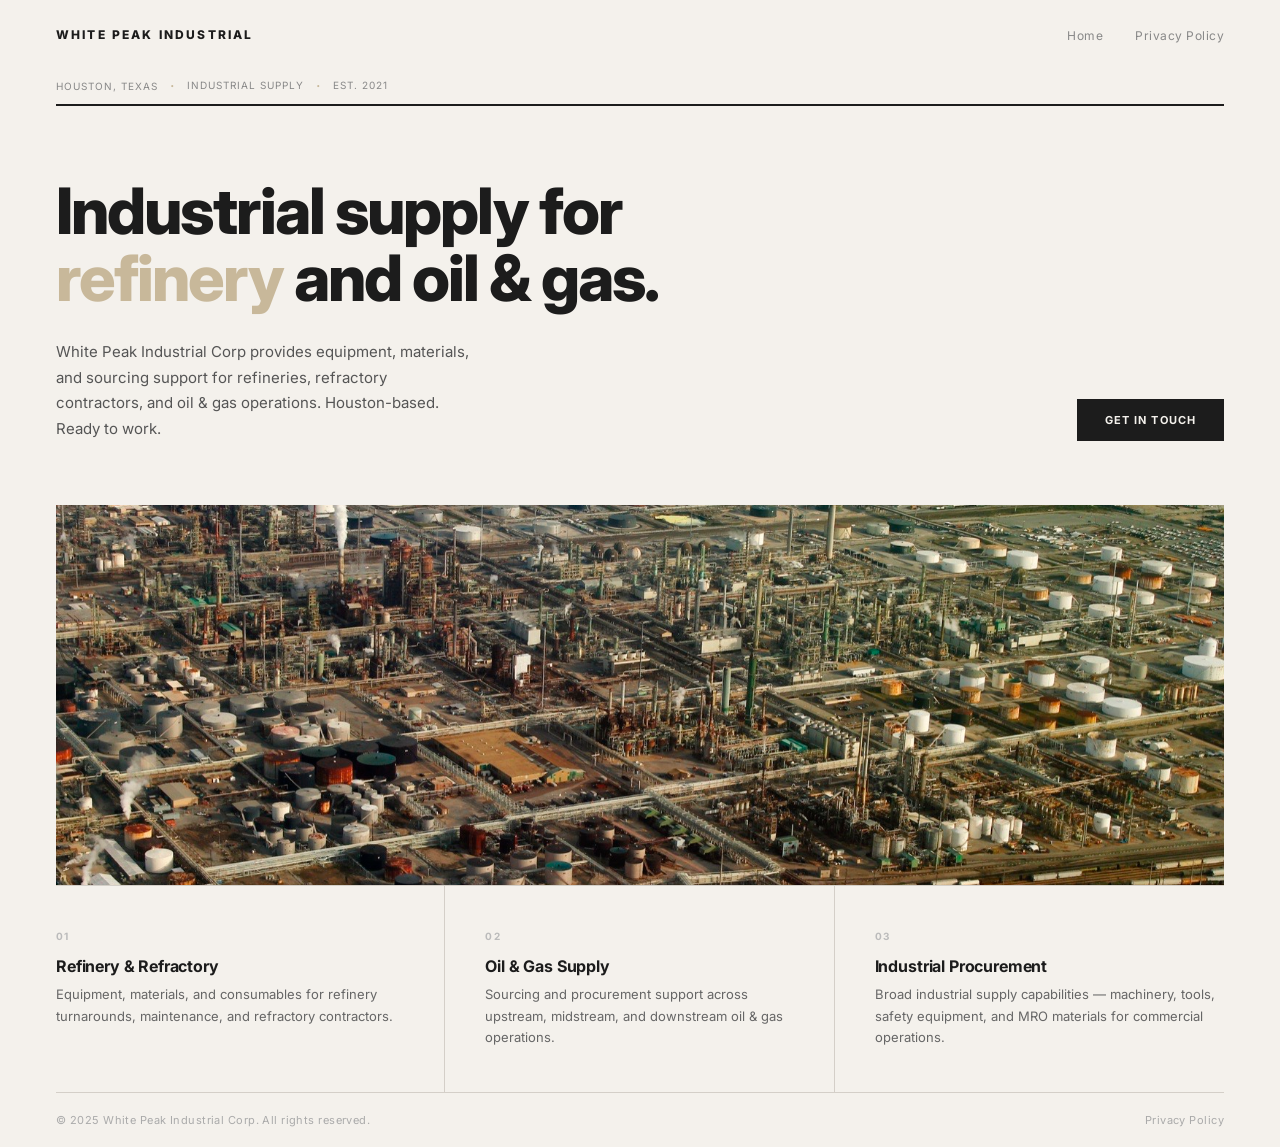
<file: index.html>
<!DOCTYPE html>
<html lang="en">
<head>
  <meta charset="UTF-8">
  <meta name="viewport" content="width=device-width, initial-scale=1.0">
  <title>White Peak Industrial Corp — Houston, Texas</title>
  <meta name="description" content="White Peak Industrial Corp provides equipment, materials, and sourcing support for refineries, refractory contractors, and oil &amp; gas operations. Houston-based.">
  <link rel="icon" href="/favicon.svg">
  <link rel="stylesheet" href="https://fonts.bunny.net/css?family=inter:400,700,800&display=swap">
  <link rel="stylesheet" href="/styles.css">
</head>
<body>

<nav>
  <a class="logo" href="/">White Peak Industrial</a>
  <ul>
    <li><a href="/">Home</a></li>
    <li><a href="/privacy.html">Privacy Policy</a></li>
  </ul>
</nav>

<section class="credentials">
  <span>Houston, Texas</span>
  <span>Industrial Supply</span>
  <span>Est. 2021</span>
</section>

<section class="hero">
  <h1>Industrial supply for<br><span class="accent">refinery</span> and oil &amp; gas.</h1>
  <div class="hero-body">
    <p class="hero-sub">White Peak Industrial Corp provides equipment, materials, and sourcing support for refineries, refractory contractors, and oil &amp; gas operations. Houston-based. Ready to work.</p>
    <a href="mailto:info@whitepeakindustrial.com" class="cta">Get in Touch</a>
  </div>
</section>

<div class="site-photo">
  <img src="/images/refinery.jpg" alt="Aerial view of oil refinery" width="1600" height="1067">
</div>

<section class="capabilities">
  <div class="cap">
    <div class="cap-label">01</div>
    <h3>Refinery &amp; Refractory</h3>
    <p>Equipment, materials, and consumables for refinery turnarounds, maintenance, and refractory contractors.</p>
  </div>
  <div class="cap">
    <div class="cap-label">02</div>
    <h3>Oil &amp; Gas Supply</h3>
    <p>Sourcing and procurement support across upstream, midstream, and downstream oil &amp; gas operations.</p>
  </div>
  <div class="cap">
    <div class="cap-label">03</div>
    <h3>Industrial Procurement</h3>
    <p>Broad industrial supply capabilities — machinery, tools, safety equipment, and MRO materials for commercial operations.</p>
  </div>
</section>

<footer>
  <p>© 2025 White Peak Industrial Corp. All rights reserved.</p>
  <a href="/privacy.html">Privacy Policy</a>
</footer>

</body>
</html>
</file>
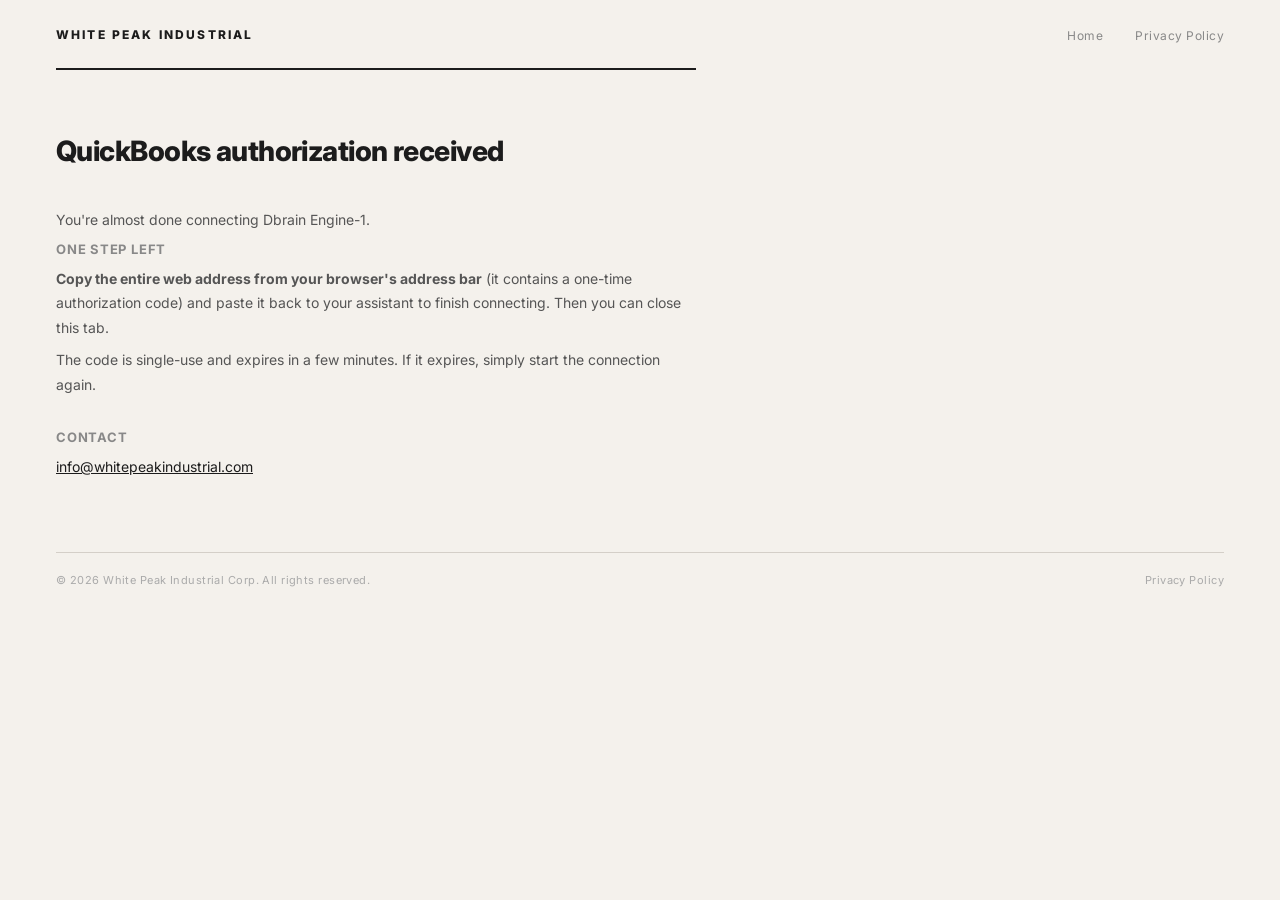
<file: engine1-callback.html>
<!DOCTYPE html>
<html lang="en">
<head>
  <meta charset="UTF-8">
  <meta name="viewport" content="width=device-width, initial-scale=1.0">
  <title>QuickBooks Authorization — White Peak Industrial Corp</title>
  <link rel="icon" href="/favicon.svg">
  <link rel="stylesheet" href="https://fonts.bunny.net/css?family=inter:400,700,800&display=swap">
  <link rel="stylesheet" href="/styles.css">
</head>
<body>

<nav>
  <a class="logo" href="/">White Peak Industrial</a>
  <ul>
    <li><a href="/">Home</a></li>
    <li><a href="/privacy.html">Privacy Policy</a></li>
  </ul>
</nav>

<section class="privacy-content">
  <h2>QuickBooks authorization received</h2>
  <p>You're almost done connecting Dbrain Engine-1.</p>
  <h3>One step left</h3>
  <p><strong>Copy the entire web address from your browser's address bar</strong>
  (it contains a one-time authorization code) and paste it back to your assistant
  to finish connecting. Then you can close this tab.</p>
  <p>The code is single-use and expires in a few minutes. If it expires, simply
  start the connection again.</p>
  <h3>Contact</h3>
  <p><a href="mailto:info@whitepeakindustrial.com">info@whitepeakindustrial.com</a></p>
</section>

<footer>
  <p>© 2026 White Peak Industrial Corp. All rights reserved.</p>
  <a href="/privacy.html">Privacy Policy</a>
</footer>

</body>
</html>
</file>
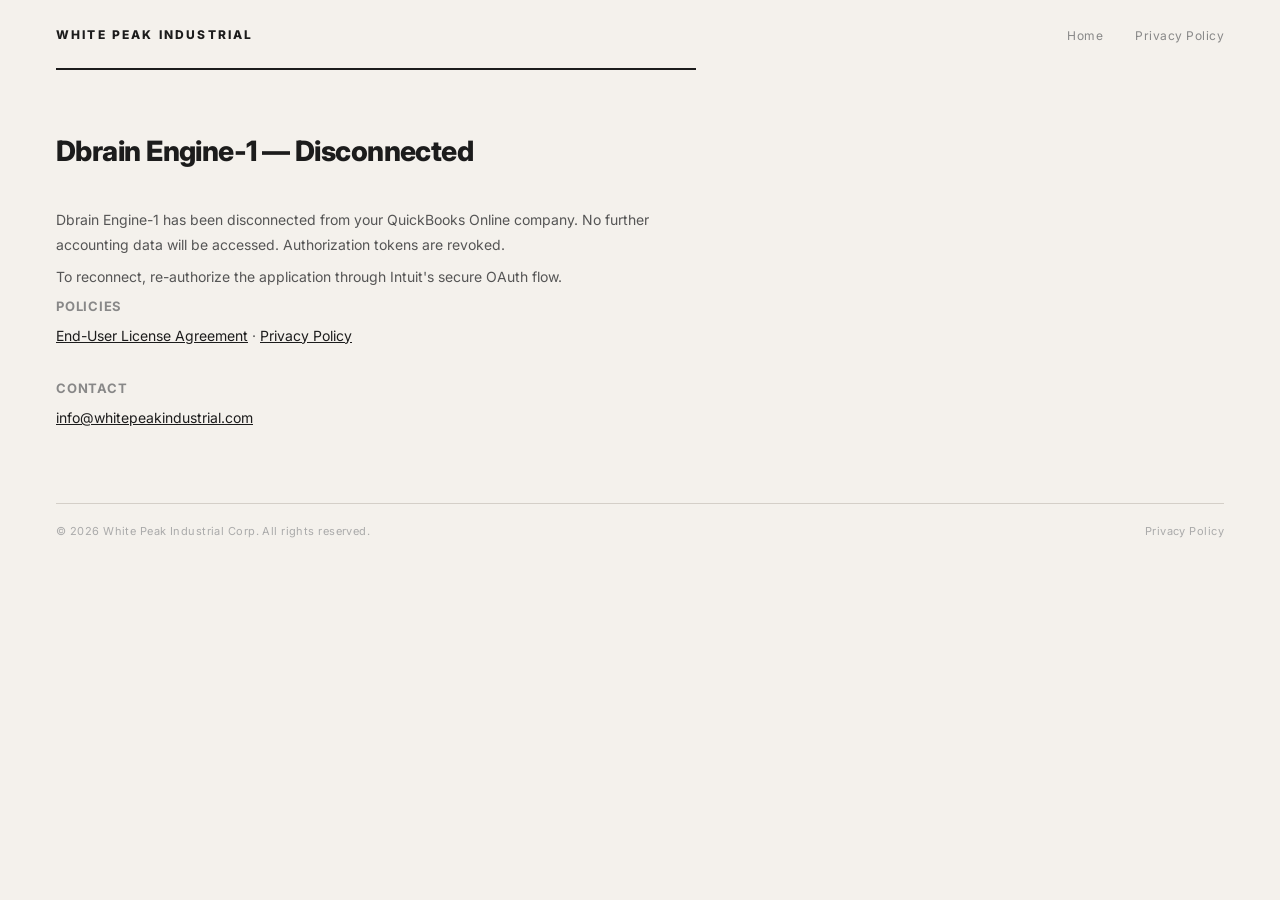
<file: engine1-disconnect.html>
<!DOCTYPE html>
<html lang="en">
<head>
  <meta charset="UTF-8">
  <meta name="viewport" content="width=device-width, initial-scale=1.0">
  <title>Dbrain Engine-1 Disconnected — White Peak Industrial Corp</title>
  <link rel="icon" href="/favicon.svg">
  <link rel="stylesheet" href="https://fonts.bunny.net/css?family=inter:400,700,800&display=swap">
  <link rel="stylesheet" href="/styles.css">
</head>
<body>

<nav>
  <a class="logo" href="/">White Peak Industrial</a>
  <ul>
    <li><a href="/">Home</a></li>
    <li><a href="/privacy.html">Privacy Policy</a></li>
  </ul>
</nav>

<section class="privacy-content">
  <h2>Dbrain Engine-1 — Disconnected</h2>
  <p>Dbrain Engine-1 has been disconnected from your QuickBooks Online company.
  No further accounting data will be accessed. Authorization tokens are revoked.</p>

  <p>To reconnect, re-authorize the application through Intuit's secure OAuth flow.</p>

  <h3>Policies</h3>
  <p><a href="/engine1-eula">End-User License Agreement</a> &middot;
  <a href="/engine1-privacy">Privacy Policy</a></p>

  <h3>Contact</h3>
  <p><a href="mailto:info@whitepeakindustrial.com">info@whitepeakindustrial.com</a></p>
</section>

<footer>
  <p>© 2026 White Peak Industrial Corp. All rights reserved.</p>
  <a href="/privacy.html">Privacy Policy</a>
</footer>

</body>
</html>
</file>
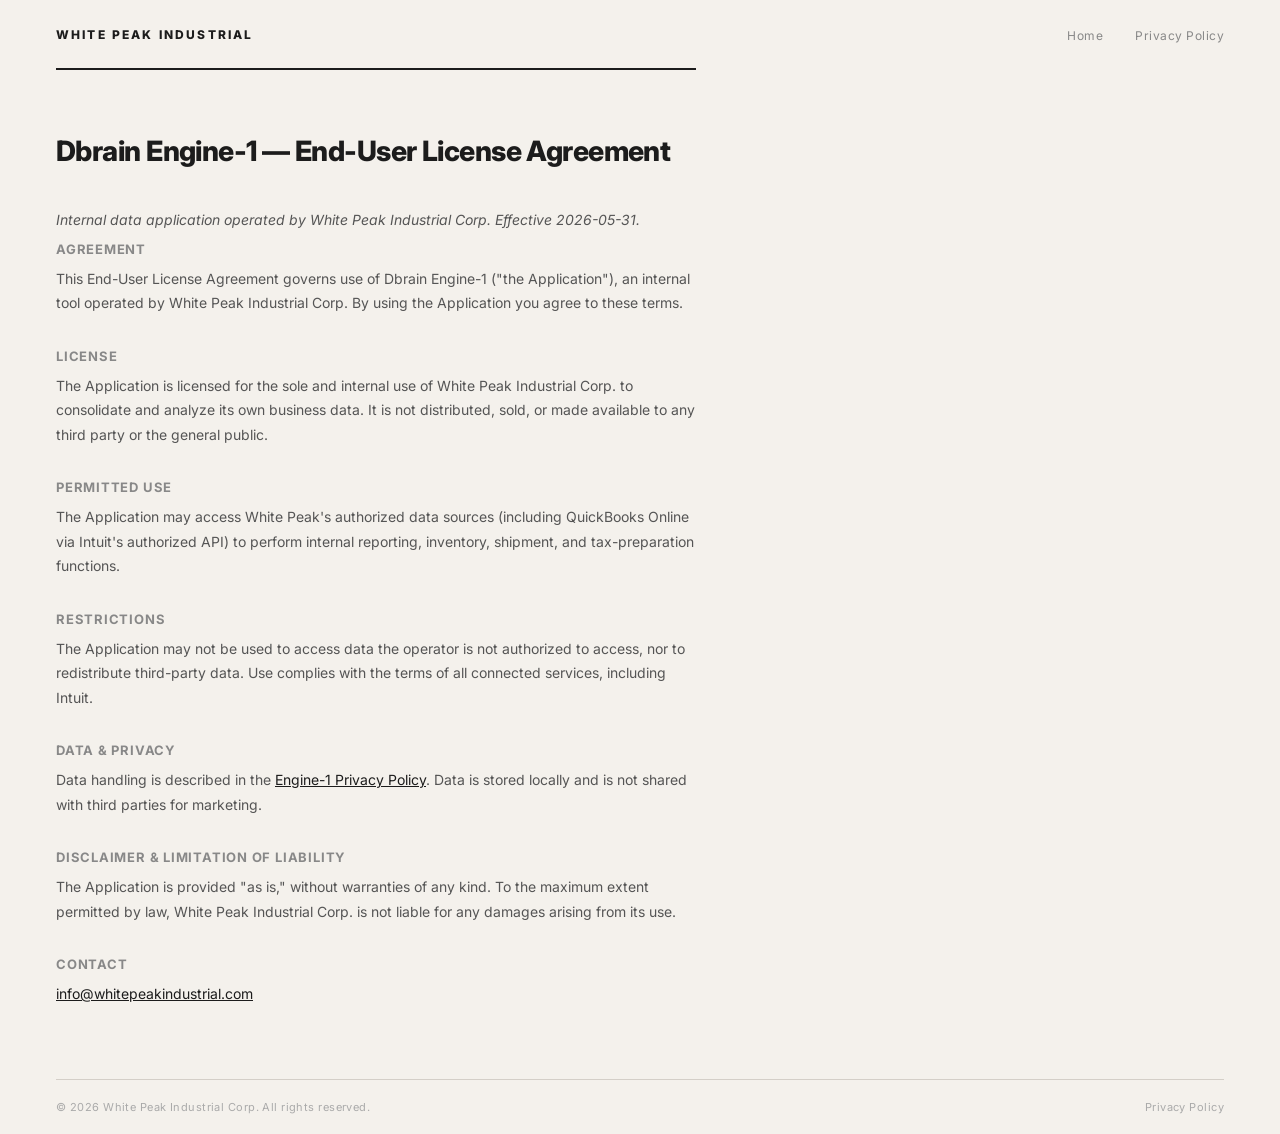
<file: engine1-eula.html>
<!DOCTYPE html>
<html lang="en">
<head>
  <meta charset="UTF-8">
  <meta name="viewport" content="width=device-width, initial-scale=1.0">
  <title>Engine-1 App End-User License Agreement — White Peak Industrial Corp</title>
  <link rel="icon" href="/favicon.svg">
  <link rel="stylesheet" href="https://fonts.bunny.net/css?family=inter:400,700,800&display=swap">
  <link rel="stylesheet" href="/styles.css">
</head>
<body>

<nav>
  <a class="logo" href="/">White Peak Industrial</a>
  <ul>
    <li><a href="/">Home</a></li>
    <li><a href="/privacy.html">Privacy Policy</a></li>
  </ul>
</nav>

<section class="privacy-content">
  <h2>Dbrain Engine-1 — End-User License Agreement</h2>
  <p><em>Internal data application operated by White Peak Industrial Corp. Effective 2026-05-31.</em></p>

  <h3>Agreement</h3>
  <p>This End-User License Agreement governs use of Dbrain Engine-1 ("the Application"), an internal tool operated by White Peak Industrial Corp. By using the Application you agree to these terms.</p>

  <h3>License</h3>
  <p>The Application is licensed for the sole and internal use of White Peak Industrial Corp. to consolidate and analyze its own business data. It is not distributed, sold, or made available to any third party or the general public.</p>

  <h3>Permitted use</h3>
  <p>The Application may access White Peak's authorized data sources (including QuickBooks Online via Intuit's authorized API) to perform internal reporting, inventory, shipment, and tax-preparation functions.</p>

  <h3>Restrictions</h3>
  <p>The Application may not be used to access data the operator is not authorized to access, nor to redistribute third-party data. Use complies with the terms of all connected services, including Intuit.</p>

  <h3>Data &amp; privacy</h3>
  <p>Data handling is described in the <a href="/engine1-privacy.html">Engine-1 Privacy Policy</a>. Data is stored locally and is not shared with third parties for marketing.</p>

  <h3>Disclaimer &amp; limitation of liability</h3>
  <p>The Application is provided "as is," without warranties of any kind. To the maximum extent permitted by law, White Peak Industrial Corp. is not liable for any damages arising from its use.</p>

  <h3>Contact</h3>
  <p><a href="mailto:info@whitepeakindustrial.com">info@whitepeakindustrial.com</a></p>
</section>

<footer>
  <p>© 2026 White Peak Industrial Corp. All rights reserved.</p>
  <a href="/privacy.html">Privacy Policy</a>
</footer>

</body>
</html>
</file>
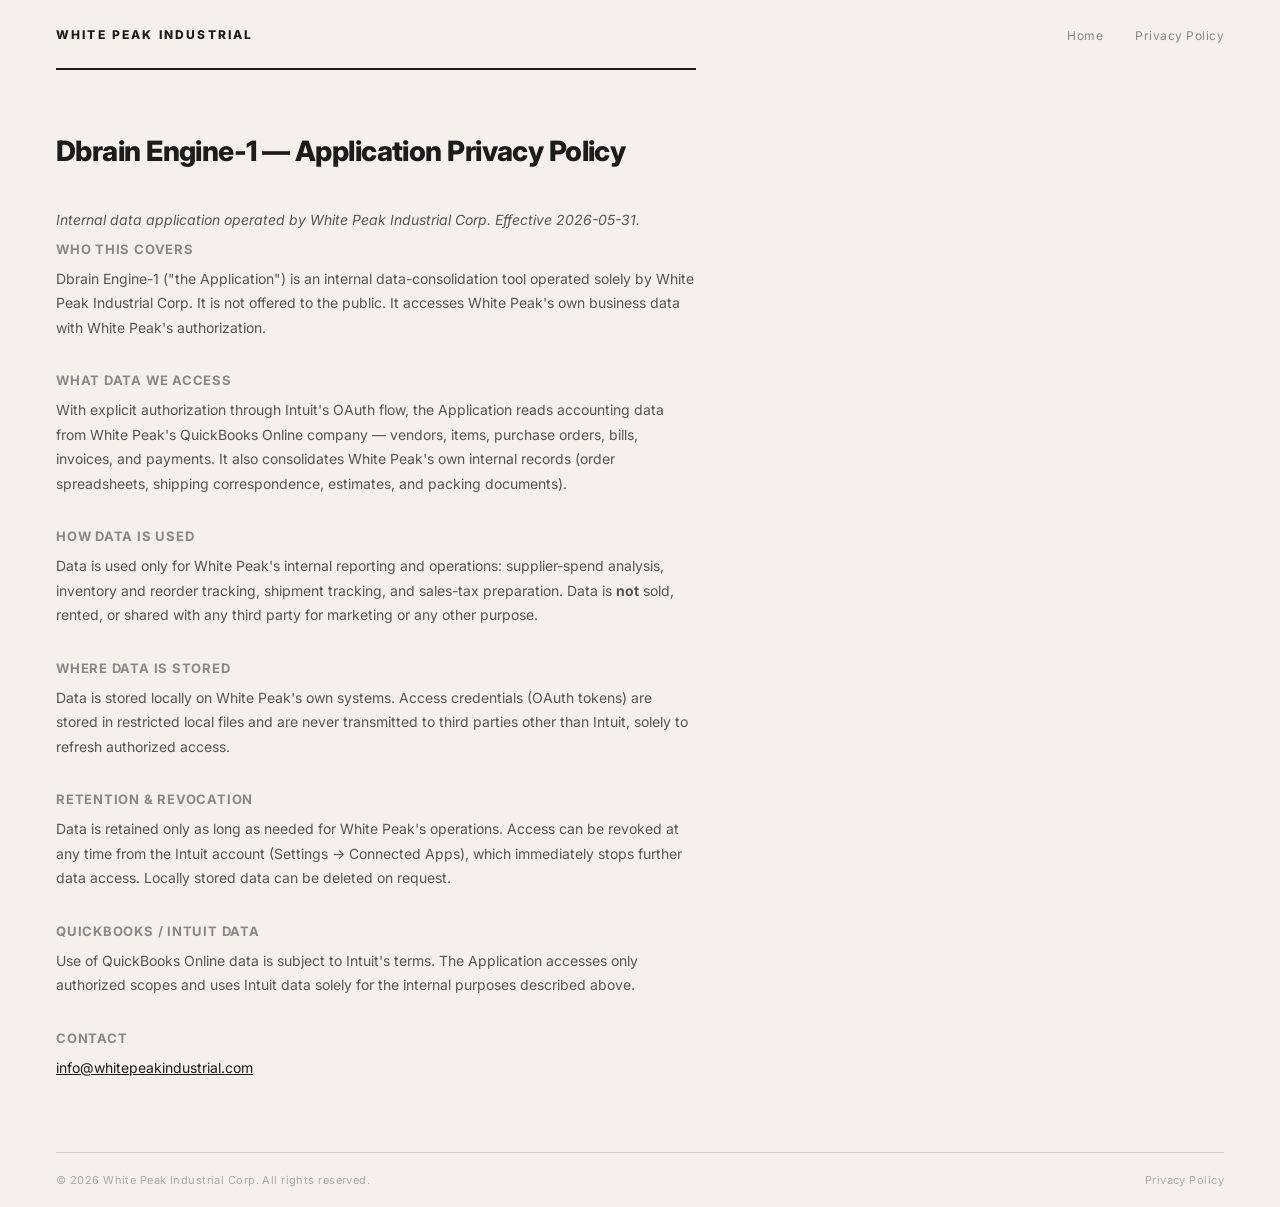
<file: engine1-privacy.html>
<!DOCTYPE html>
<html lang="en">
<head>
  <meta charset="UTF-8">
  <meta name="viewport" content="width=device-width, initial-scale=1.0">
  <title>Engine-1 App Privacy Policy — White Peak Industrial Corp</title>
  <link rel="icon" href="/favicon.svg">
  <link rel="stylesheet" href="https://fonts.bunny.net/css?family=inter:400,700,800&display=swap">
  <link rel="stylesheet" href="/styles.css">
</head>
<body>

<nav>
  <a class="logo" href="/">White Peak Industrial</a>
  <ul>
    <li><a href="/">Home</a></li>
    <li><a href="/privacy.html">Privacy Policy</a></li>
  </ul>
</nav>

<section class="privacy-content">
  <h2>Dbrain Engine-1 — Application Privacy Policy</h2>
  <p><em>Internal data application operated by White Peak Industrial Corp. Effective 2026-05-31.</em></p>

  <h3>Who this covers</h3>
  <p>Dbrain Engine-1 ("the Application") is an internal data-consolidation tool operated solely by White Peak Industrial Corp. It is not offered to the public. It accesses White Peak's own business data with White Peak's authorization.</p>

  <h3>What data we access</h3>
  <p>With explicit authorization through Intuit's OAuth flow, the Application reads accounting data from White Peak's QuickBooks Online company — vendors, items, purchase orders, bills, invoices, and payments. It also consolidates White Peak's own internal records (order spreadsheets, shipping correspondence, estimates, and packing documents).</p>

  <h3>How data is used</h3>
  <p>Data is used only for White Peak's internal reporting and operations: supplier-spend analysis, inventory and reorder tracking, shipment tracking, and sales-tax preparation. Data is <strong>not</strong> sold, rented, or shared with any third party for marketing or any other purpose.</p>

  <h3>Where data is stored</h3>
  <p>Data is stored locally on White Peak's own systems. Access credentials (OAuth tokens) are stored in restricted local files and are never transmitted to third parties other than Intuit, solely to refresh authorized access.</p>

  <h3>Retention &amp; revocation</h3>
  <p>Data is retained only as long as needed for White Peak's operations. Access can be revoked at any time from the Intuit account (Settings &rarr; Connected Apps), which immediately stops further data access. Locally stored data can be deleted on request.</p>

  <h3>QuickBooks / Intuit data</h3>
  <p>Use of QuickBooks Online data is subject to Intuit's terms. The Application accesses only authorized scopes and uses Intuit data solely for the internal purposes described above.</p>

  <h3>Contact</h3>
  <p><a href="mailto:info@whitepeakindustrial.com">info@whitepeakindustrial.com</a></p>
</section>

<footer>
  <p>© 2026 White Peak Industrial Corp. All rights reserved.</p>
  <a href="/privacy.html">Privacy Policy</a>
</footer>

</body>
</html>
</file>
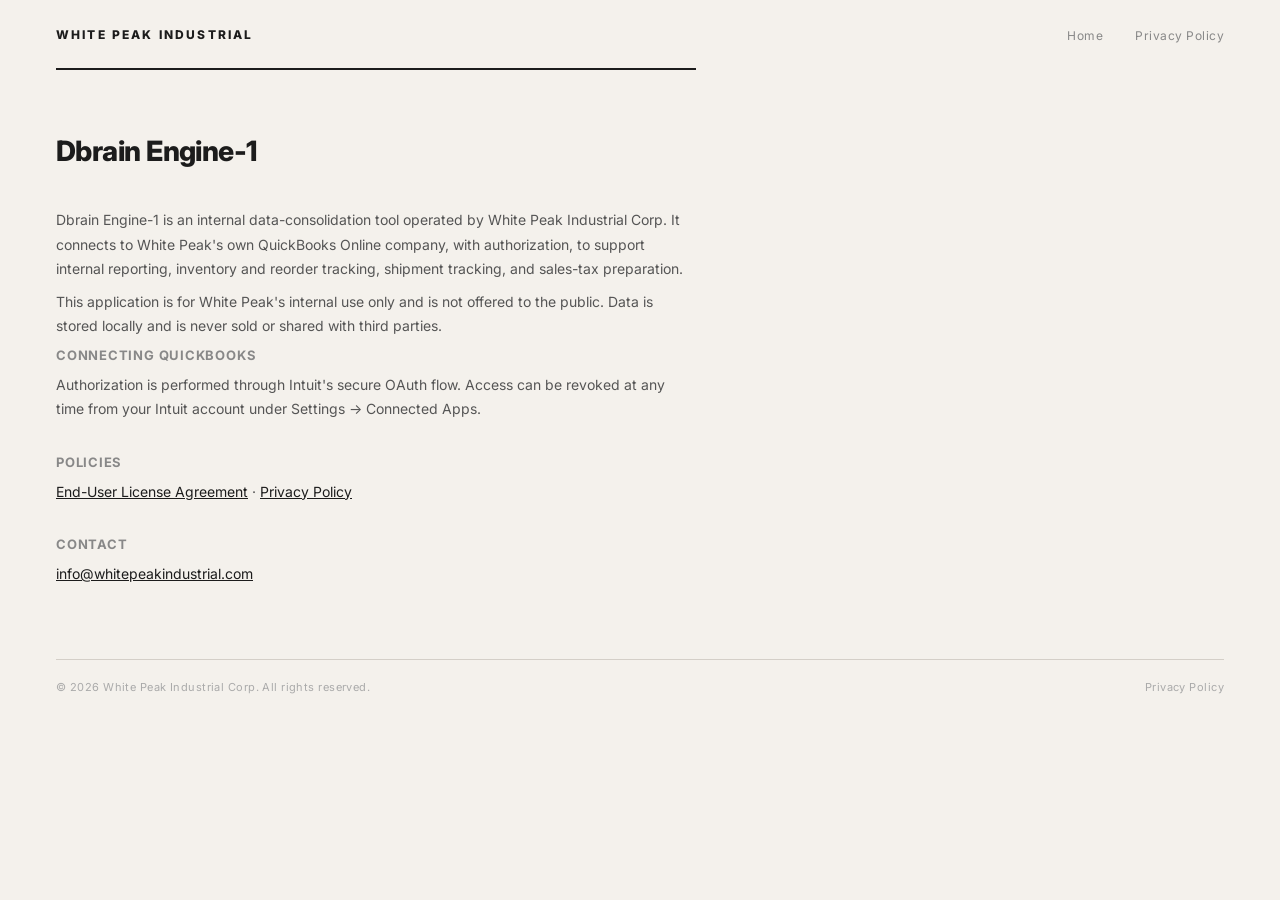
<file: engine1.html>
<!DOCTYPE html>
<html lang="en">
<head>
  <meta charset="UTF-8">
  <meta name="viewport" content="width=device-width, initial-scale=1.0">
  <title>Dbrain Engine-1 — White Peak Industrial Corp</title>
  <link rel="icon" href="/favicon.svg">
  <link rel="stylesheet" href="https://fonts.bunny.net/css?family=inter:400,700,800&display=swap">
  <link rel="stylesheet" href="/styles.css">
</head>
<body>

<nav>
  <a class="logo" href="/">White Peak Industrial</a>
  <ul>
    <li><a href="/">Home</a></li>
    <li><a href="/privacy.html">Privacy Policy</a></li>
  </ul>
</nav>

<section class="privacy-content">
  <h2>Dbrain Engine-1</h2>
  <p>Dbrain Engine-1 is an internal data-consolidation tool operated by White Peak
  Industrial Corp. It connects to White Peak's own QuickBooks Online company, with
  authorization, to support internal reporting, inventory and reorder tracking,
  shipment tracking, and sales-tax preparation.</p>

  <p>This application is for White Peak's internal use only and is not offered to
  the public. Data is stored locally and is never sold or shared with third parties.</p>

  <h3>Connecting QuickBooks</h3>
  <p>Authorization is performed through Intuit's secure OAuth flow. Access can be
  revoked at any time from your Intuit account under Settings &rarr; Connected Apps.</p>

  <h3>Policies</h3>
  <p><a href="/engine1-eula">End-User License Agreement</a> &middot;
  <a href="/engine1-privacy">Privacy Policy</a></p>

  <h3>Contact</h3>
  <p><a href="mailto:info@whitepeakindustrial.com">info@whitepeakindustrial.com</a></p>
</section>

<footer>
  <p>© 2026 White Peak Industrial Corp. All rights reserved.</p>
  <a href="/privacy.html">Privacy Policy</a>
</footer>

</body>
</html>
</file>
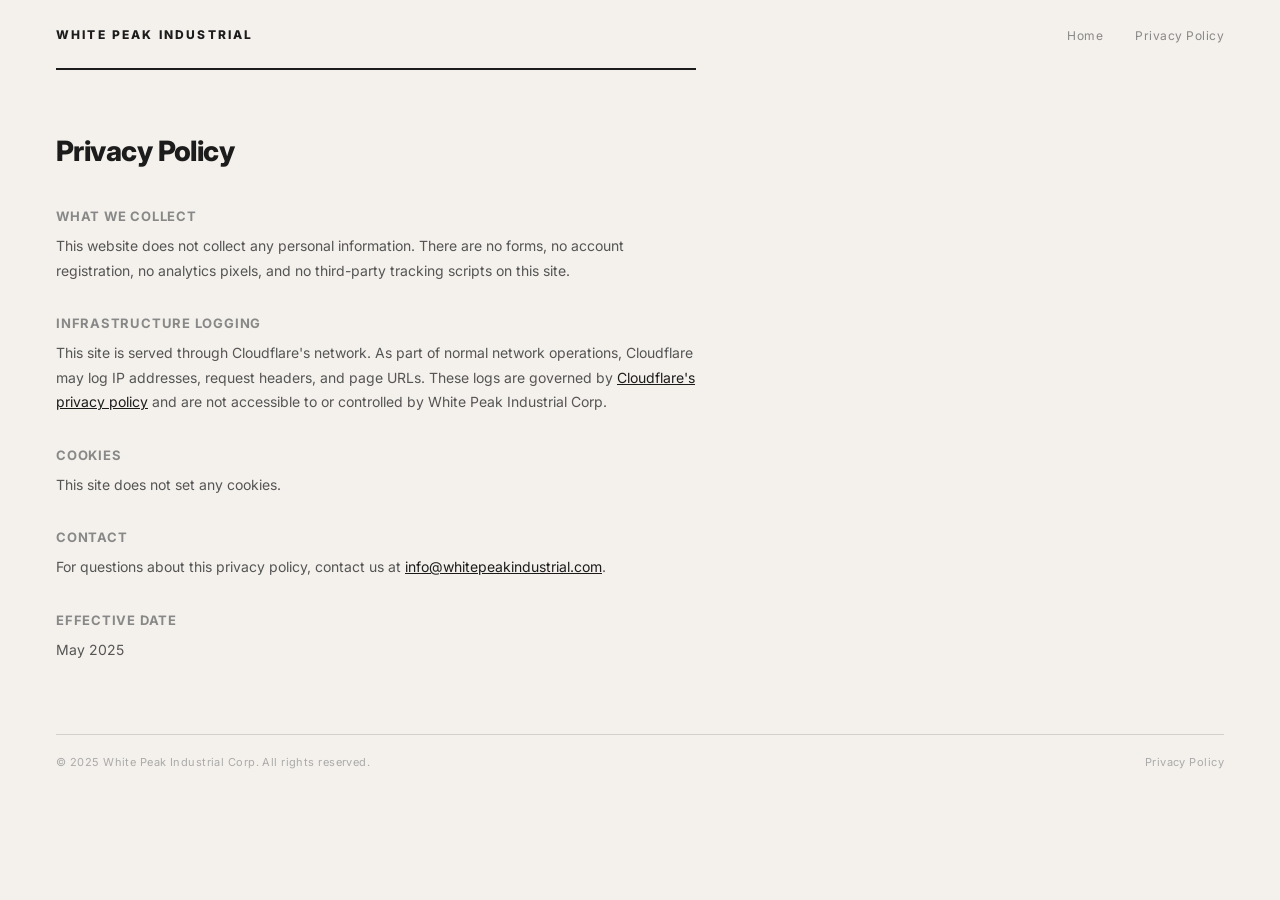
<file: privacy.html>
<!DOCTYPE html>
<html lang="en">
<head>
  <meta charset="UTF-8">
  <meta name="viewport" content="width=device-width, initial-scale=1.0">
  <title>Privacy Policy — White Peak Industrial Corp</title>
  <link rel="icon" href="/favicon.svg">
  <link rel="stylesheet" href="https://fonts.bunny.net/css?family=inter:400,700,800&display=swap">
  <link rel="stylesheet" href="/styles.css">
</head>
<body>

<nav>
  <a class="logo" href="/">White Peak Industrial</a>
  <ul>
    <li><a href="/">Home</a></li>
    <li><a href="/privacy.html">Privacy Policy</a></li>
  </ul>
</nav>

<section class="privacy-content">
  <h2>Privacy Policy</h2>

  <h3>What we collect</h3>
  <p>This website does not collect any personal information. There are no forms, no account registration, no analytics pixels, and no third-party tracking scripts on this site.</p>

  <h3>Infrastructure logging</h3>
  <p>This site is served through Cloudflare's network. As part of normal network operations, Cloudflare may log IP addresses, request headers, and page URLs. These logs are governed by <a href="https://www.cloudflare.com/privacypolicy/" target="_blank" rel="noopener">Cloudflare's privacy policy</a> and are not accessible to or controlled by White Peak Industrial Corp.</p>

  <h3>Cookies</h3>
  <p>This site does not set any cookies.</p>

  <h3>Contact</h3>
  <p>For questions about this privacy policy, contact us at <a href="mailto:info@whitepeakindustrial.com">info@whitepeakindustrial.com</a>.</p>

  <h3>Effective date</h3>
  <p>May 2025</p>
</section>

<footer>
  <p>© 2025 White Peak Industrial Corp. All rights reserved.</p>
  <a href="/privacy.html">Privacy Policy</a>
</footer>

</body>
</html>
</file>
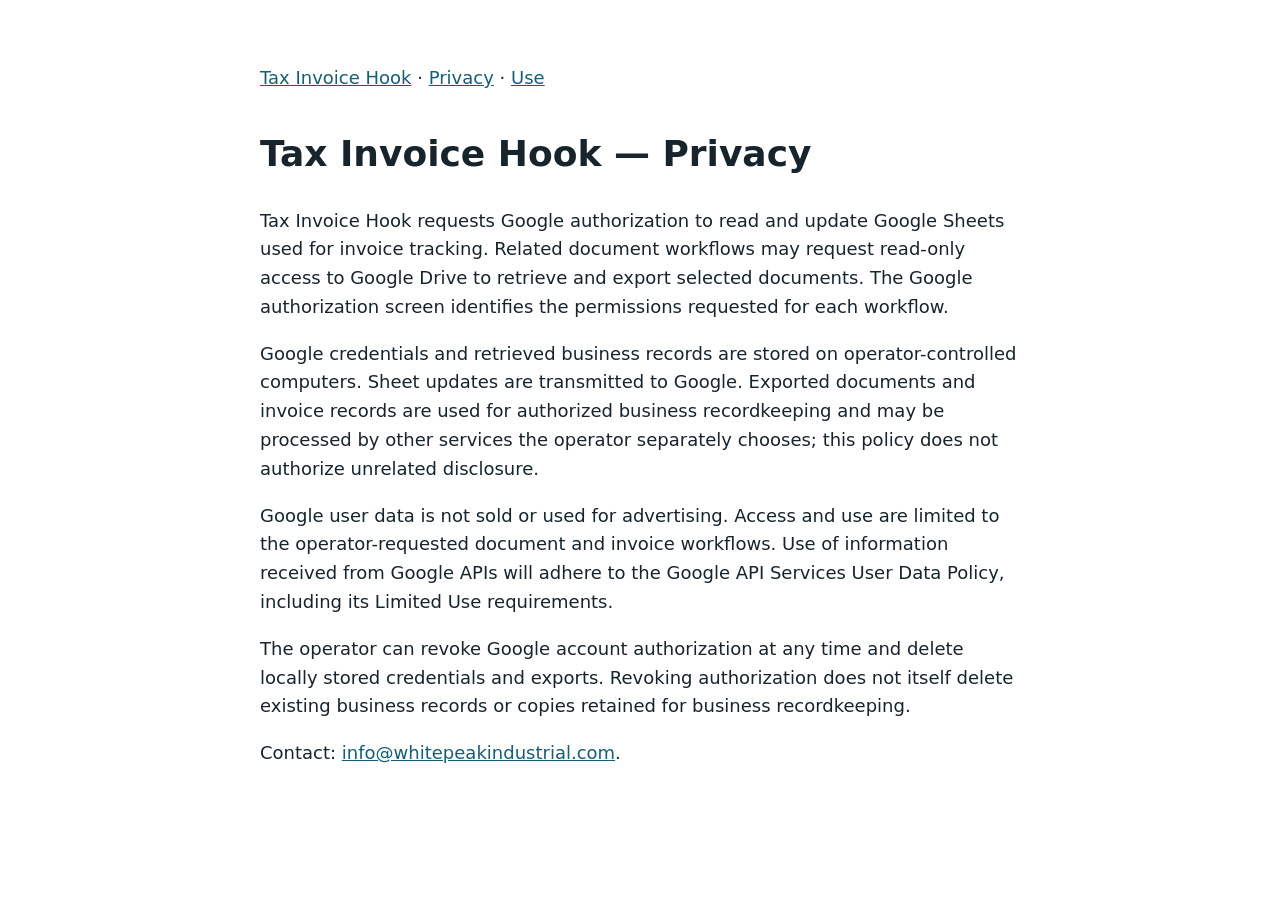
<file: tax-invoice-hook-privacy.html>
<!doctype html><html lang="en"><meta charset="utf-8"><meta name="viewport" content="width=device-width,initial-scale=1"><title>Tax Invoice Hook — Privacy</title><style>body{max-width:760px;margin:64px auto;padding:0 24px;font:18px/1.6 system-ui;color:#18242c}a{color:#155e75}nav{margin-bottom:32px}aside{padding:12px;background:#fff3cc}</style><nav><a href="/tax-invoice-hook.html">Tax Invoice Hook</a> · <a href="/tax-invoice-hook-privacy.html">Privacy</a> · <a href="/tax-invoice-hook-terms.html">Use</a></nav><h1>Tax Invoice Hook — Privacy</h1><p>Tax Invoice Hook requests Google authorization to read and update Google Sheets used for invoice tracking. Related document workflows may request read-only access to Google Drive to retrieve and export selected documents. The Google authorization screen identifies the permissions requested for each workflow.</p><p>Google credentials and retrieved business records are stored on operator-controlled computers. Sheet updates are transmitted to Google. Exported documents and invoice records are used for authorized business recordkeeping and may be processed by other services the operator separately chooses; this policy does not authorize unrelated disclosure.</p><p>Google user data is not sold or used for advertising. Access and use are limited to the operator-requested document and invoice workflows. Use of information received from Google APIs will adhere to the Google API Services User Data Policy, including its Limited Use requirements.</p><p>The operator can revoke Google account authorization at any time and delete locally stored credentials and exports. Revoking authorization does not itself delete existing business records or copies retained for business recordkeeping.</p><p>Contact: <a href="mailto:info@whitepeakindustrial.com">info@whitepeakindustrial.com</a>.</p></html>
</file>
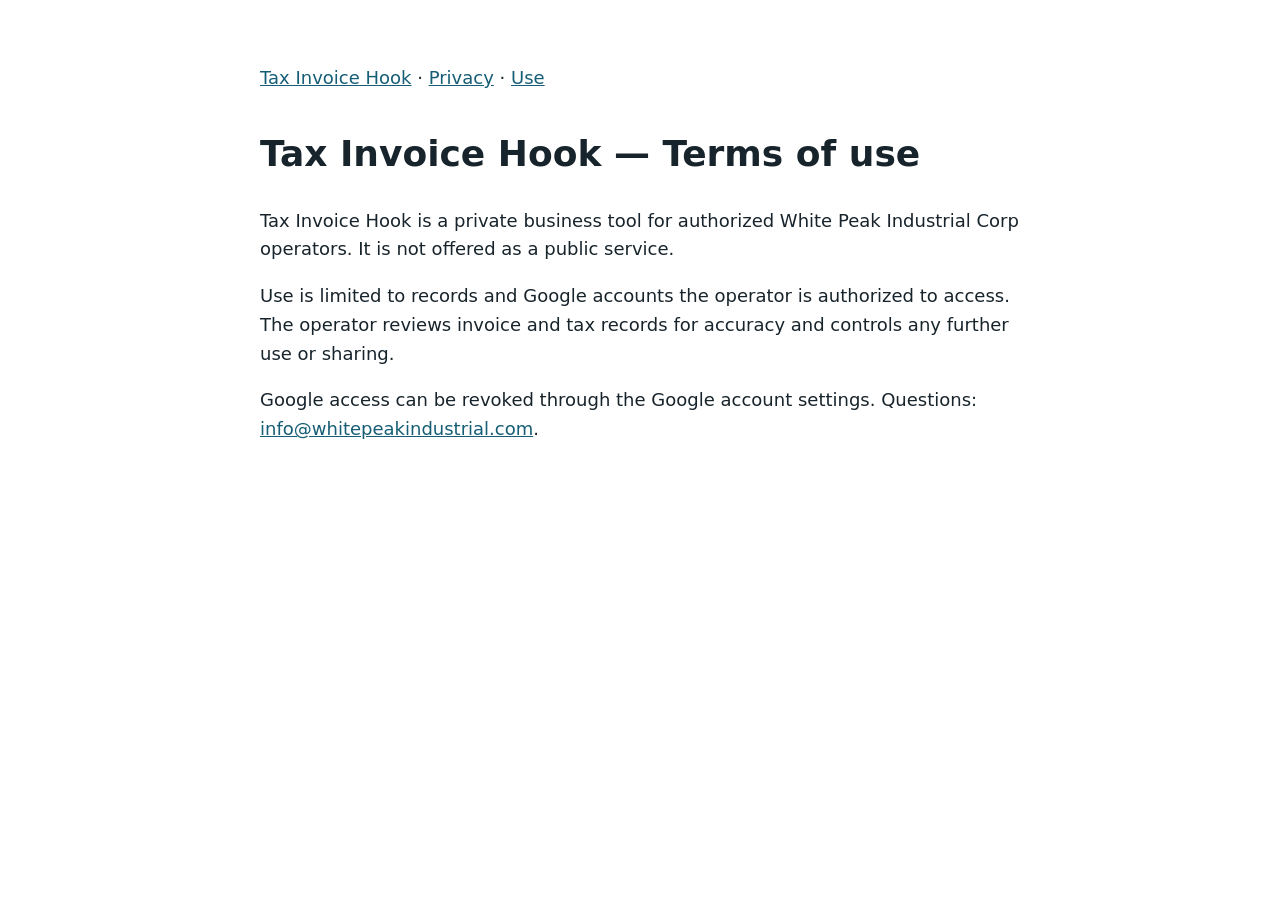
<file: tax-invoice-hook-terms.html>
<!doctype html><html lang="en"><meta charset="utf-8"><meta name="viewport" content="width=device-width,initial-scale=1"><title>Tax Invoice Hook — Use</title><style>body{max-width:760px;margin:64px auto;padding:0 24px;font:18px/1.6 system-ui;color:#18242c}a{color:#155e75}nav{margin-bottom:32px}aside{padding:12px;background:#fff3cc}</style><nav><a href="/tax-invoice-hook.html">Tax Invoice Hook</a> · <a href="/tax-invoice-hook-privacy.html">Privacy</a> · <a href="/tax-invoice-hook-terms.html">Use</a></nav><h1>Tax Invoice Hook — Terms of use</h1><p>Tax Invoice Hook is a private business tool for authorized White Peak Industrial Corp operators. It is not offered as a public service.</p><p>Use is limited to records and Google accounts the operator is authorized to access. The operator reviews invoice and tax records for accuracy and controls any further use or sharing.</p><p>Google access can be revoked through the Google account settings. Questions: <a href="mailto:info@whitepeakindustrial.com">info@whitepeakindustrial.com</a>.</p></html>
</file>
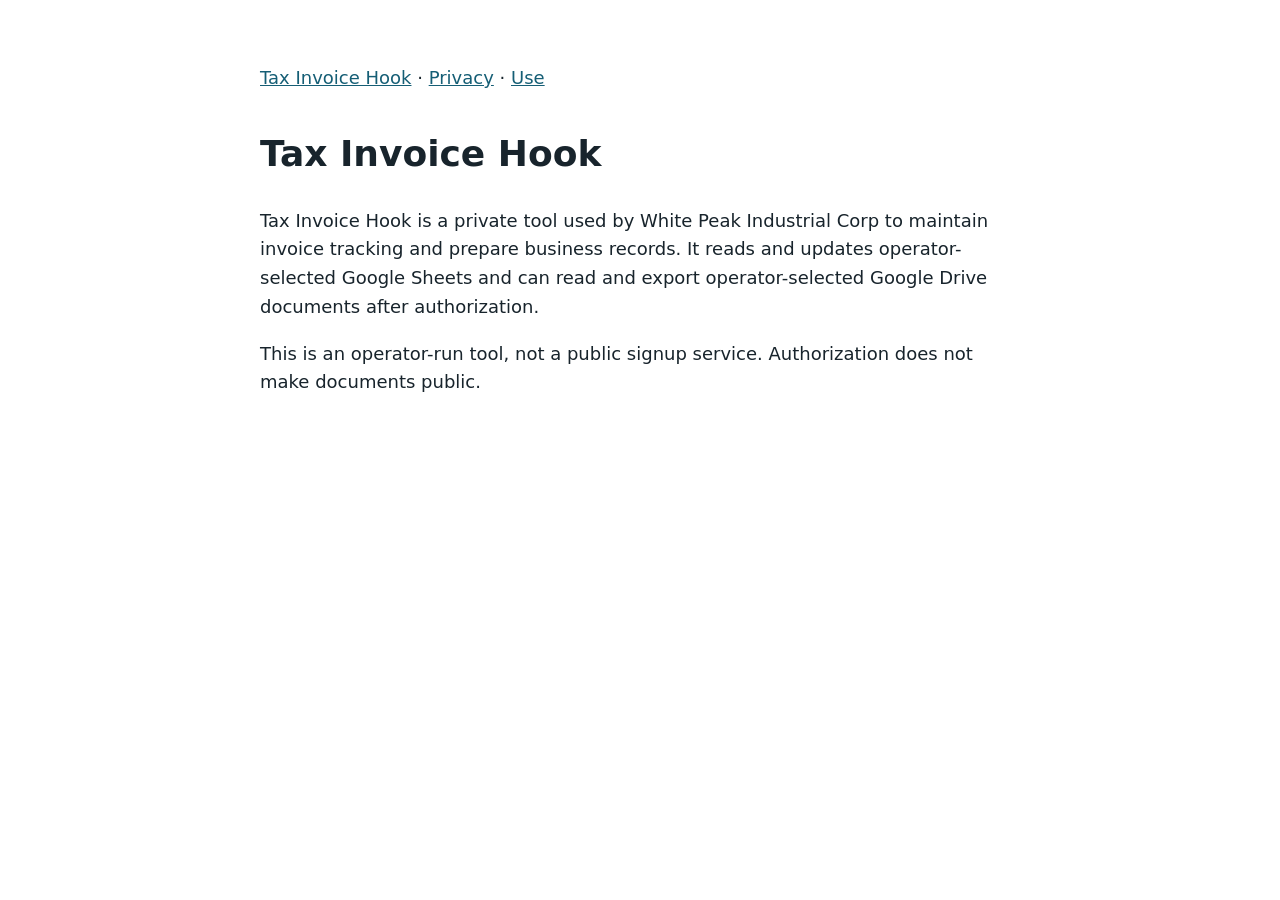
<file: tax-invoice-hook.html>
<!doctype html><html lang="en"><meta charset="utf-8"><meta name="viewport" content="width=device-width,initial-scale=1"><title>Tax Invoice Hook</title><style>body{max-width:760px;margin:64px auto;padding:0 24px;font:18px/1.6 system-ui;color:#18242c}a{color:#155e75}nav{margin-bottom:32px}aside{padding:12px;background:#fff3cc}</style><nav><a href="/tax-invoice-hook.html">Tax Invoice Hook</a> · <a href="/tax-invoice-hook-privacy.html">Privacy</a> · <a href="/tax-invoice-hook-terms.html">Use</a></nav><h1>Tax Invoice Hook</h1><p>Tax Invoice Hook is a private tool used by White Peak Industrial Corp to maintain invoice tracking and prepare business records. It reads and updates operator-selected Google Sheets and can read and export operator-selected Google Drive documents after authorization.</p><p>This is an operator-run tool, not a public signup service. Authorization does not make documents public.</p></html>
</file>
<file: styles.css>
*, *::before, *::after { margin: 0; padding: 0; box-sizing: border-box; }

:root {
  --bg: #f4f1ec;
  --ink: #1c1c1c;
  --accent: #c8b89a;
  --muted: #888;
  --rule-light: #d4cfc8;
  --x: 24px;
}

html { font-size: 16px; }

body {
  font-family: 'Inter', -apple-system, 'Helvetica Neue', sans-serif;
  background: var(--bg);
  color: var(--ink);
  -webkit-font-smoothing: antialiased;
}

a { color: inherit; }

/* ── Nav ── */
nav {
  display: flex;
  align-items: center;
  justify-content: space-between;
  padding: 22px var(--x);
}

.logo {
  font-size: 11px;
  font-weight: 800;
  letter-spacing: 0.12em;
  text-transform: uppercase;
  text-decoration: none;
  color: var(--ink);
  white-space: nowrap;
}

nav ul {
  list-style: none;
  display: flex;
  gap: 24px;
}

nav ul a {
  color: var(--muted);
  text-decoration: none;
  font-size: 12px;
  letter-spacing: 0.04em;
}

/* ── Credentials ── */
.credentials {
  padding: 10px var(--x);
  display: flex;
  flex-wrap: nowrap;
  gap: 0;
  align-items: center;
  overflow: hidden;
}

.credentials span {
  font-size: 9px;
  letter-spacing: 0.08em;
  text-transform: uppercase;
  color: var(--muted);
  white-space: nowrap;
}

.credentials span + span::before {
  content: '·';
  margin: 0 10px;
  color: var(--accent);
  font-size: 14px;
  line-height: 1;
  vertical-align: middle;
}

/* ── Hero ── */
.hero {
  border-top: 2px solid var(--ink);
  margin: 0 var(--x);
  padding: 52px 0 48px;
}

h1 {
  font-size: clamp(38px, 9vw, 64px);
  font-weight: 800;
  line-height: 1.04;
  letter-spacing: -0.03em;
  margin-bottom: 28px;
}

h1 .accent { color: var(--accent); }

.hero-body {
  display: flex;
  flex-direction: column;
  gap: 28px;
}

.hero-sub {
  font-size: 15px;
  color: #555;
  line-height: 1.7;
}

.cta {
  display: block;
  width: 100%;
  text-align: center;
  background: var(--ink);
  color: var(--bg);
  padding: 14px 28px;
  font-size: 11px;
  font-weight: 700;
  letter-spacing: 0.1em;
  text-transform: uppercase;
  text-decoration: none;
  transition: background 0.15s, color 0.15s;
}

.cta:hover {
  background: var(--accent);
  color: var(--ink);
}

/* ── Site Photo ── */
.site-photo {
  margin: 0 var(--x);
  height: 220px;
  overflow: hidden;
}

.site-photo img {
  display: block;
  width: 100%;
  height: 100%;
  object-fit: cover;
  object-position: center center;
}

@media (min-width: 768px) {
  .site-photo { height: 380px; }
}

/* ── Capabilities ── */
.capabilities {
  margin: 0 var(--x);
  border-top: 1px solid var(--rule-light);
  display: grid;
  grid-template-columns: 1fr;
}

.cap { padding: 32px 0; }

.capabilities .cap + .cap {
  border-top: 1px solid var(--rule-light);
}

.cap-label {
  font-size: 10px;
  font-weight: 700;
  letter-spacing: 0.14em;
  color: #bbb;
  margin-bottom: 14px;
}

.cap h3 {
  font-size: 16px;
  font-weight: 700;
  margin-bottom: 8px;
  letter-spacing: -0.01em;
}

.cap p {
  font-size: 13px;
  color: #666;
  line-height: 1.65;
}

/* ── Footer ── */
footer {
  margin: 0 var(--x);
  border-top: 1px solid var(--rule-light);
  padding: 20px 0;
  display: flex;
  justify-content: space-between;
  align-items: center;
}

footer p,
footer a {
  font-size: 11px;
  color: #aaa;
  letter-spacing: 0.04em;
  text-decoration: none;
}

/* ── 404 page ── */
.not-found {
  margin: 0 var(--x);
  border-top: 2px solid var(--ink);
  padding: 96px 0;
  text-align: center;
}

.not-found h2 {
  font-size: 18px;
  font-weight: 700;
  letter-spacing: -0.01em;
  margin-bottom: 16px;
}

.not-found a {
  font-size: 13px;
  color: var(--muted);
  text-decoration: none;
  letter-spacing: 0.04em;
}

.not-found a:hover { color: var(--ink); }

/* ── Privacy page ── */
.privacy-content {
  margin: 0 var(--x);
  border-top: 2px solid var(--ink);
  padding: 64px 0;
  max-width: 640px;
}

.privacy-content h2 {
  font-size: 28px;
  font-weight: 800;
  letter-spacing: -0.02em;
  margin-bottom: 40px;
}

.privacy-content h3 {
  font-size: 13px;
  font-weight: 700;
  letter-spacing: 0.06em;
  text-transform: uppercase;
  color: var(--muted);
  margin-bottom: 10px;
  margin-top: 32px;
}

.privacy-content h3:first-of-type { margin-top: 0; }

.privacy-content p {
  font-size: 14px;
  color: #555;
  line-height: 1.75;
  margin-bottom: 8px;
}

.privacy-content a { color: var(--ink); }

/* ── Desktop ── */
@media (min-width: 768px) {
  :root { --x: 56px; }

  nav { padding: 24px var(--x); }
  nav ul { gap: 32px; }
  .logo { font-size: 12px; letter-spacing: 0.18em; }
  .credentials span { font-size: 10px; letter-spacing: 0.1em; }
  .credentials span + span::before { margin: 0 12px; font-size: 16px; }

  .hero { padding: 72px 0 64px; }

  .hero-body {
    flex-direction: row;
    align-items: flex-end;
    justify-content: space-between;
    gap: 48px;
  }

  .hero-sub { max-width: 420px; }

  .cta {
    display: inline-block;
    width: auto;
    flex-shrink: 0;
  }

  .capabilities {
    grid-template-columns: repeat(3, 1fr);
  }

  .cap { padding: 44px 0; }

  .capabilities .cap + .cap {
    border-top: none;
  }

  .capabilities .cap:not(:last-child) {
    border-right: 1px solid var(--rule-light);
    padding-right: 40px;
  }

  .capabilities .cap:not(:first-child) {
    padding-left: 40px;
  }
}
</file>
